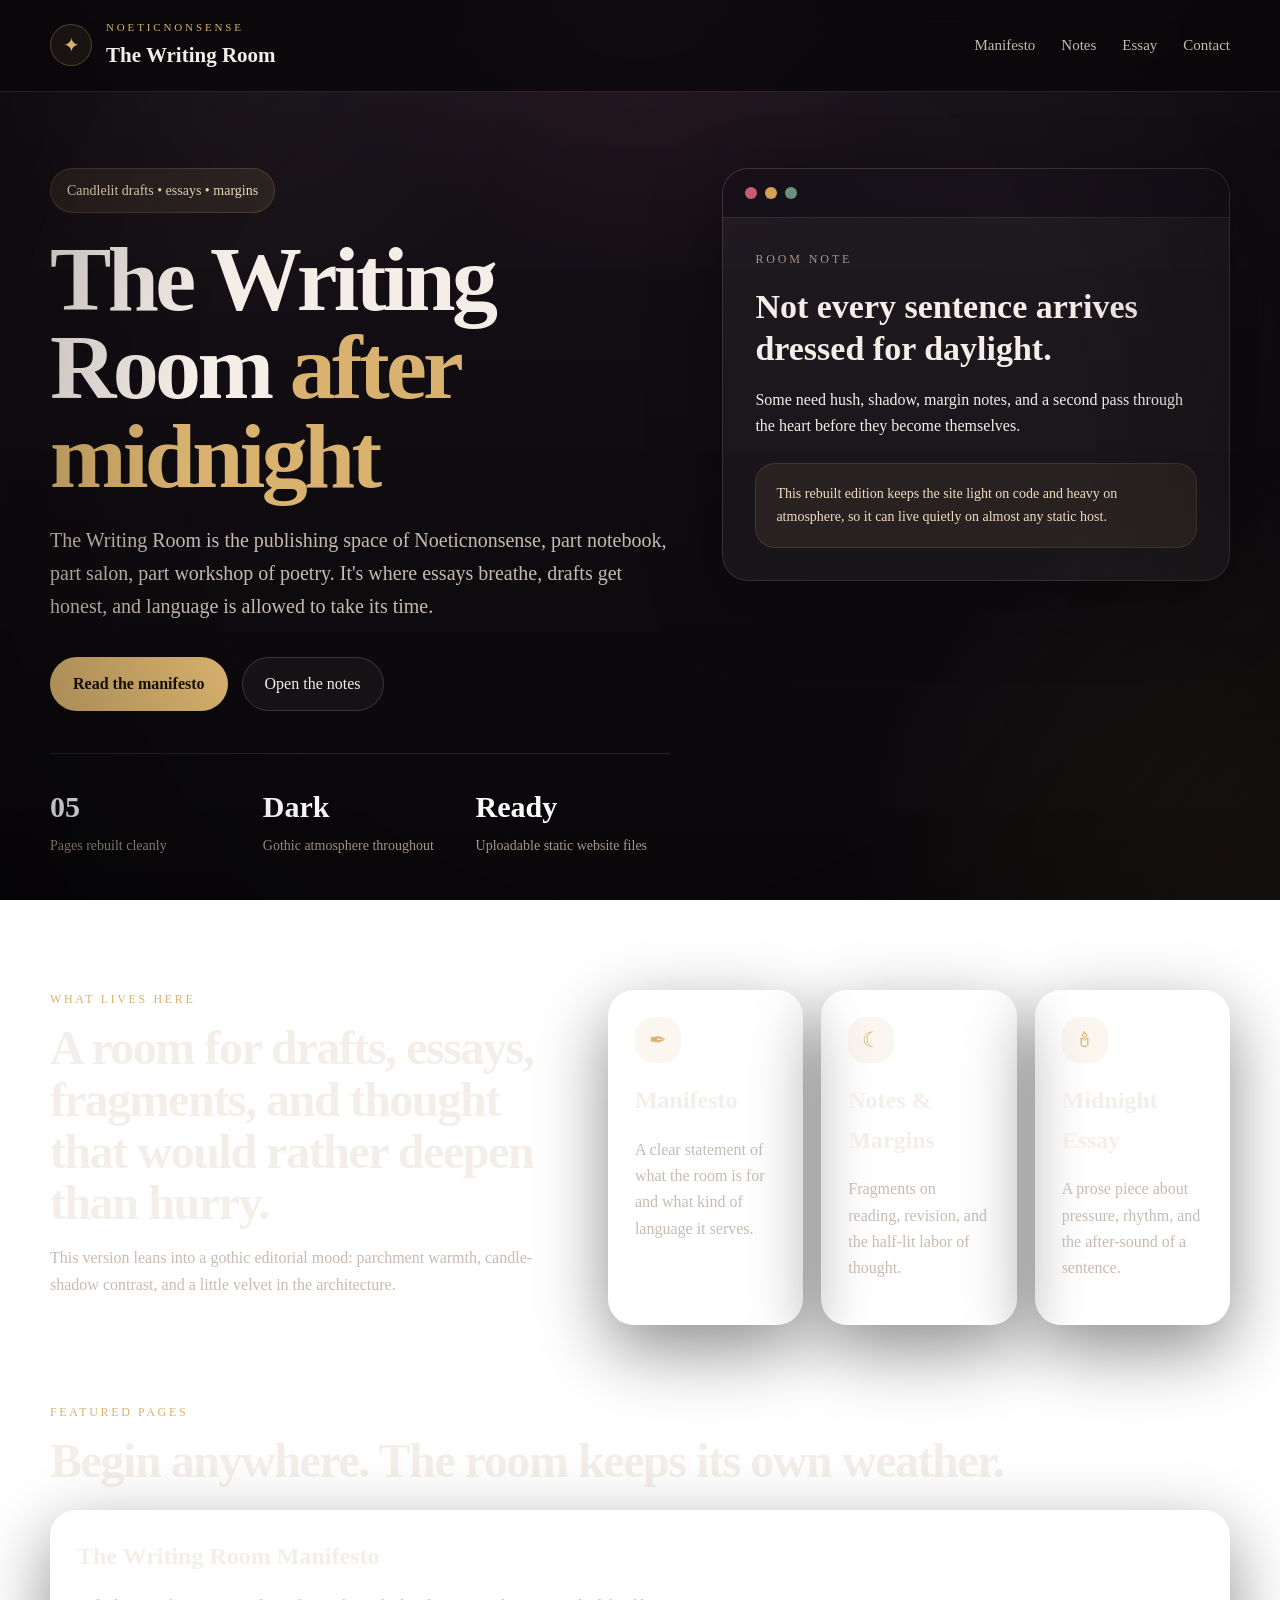
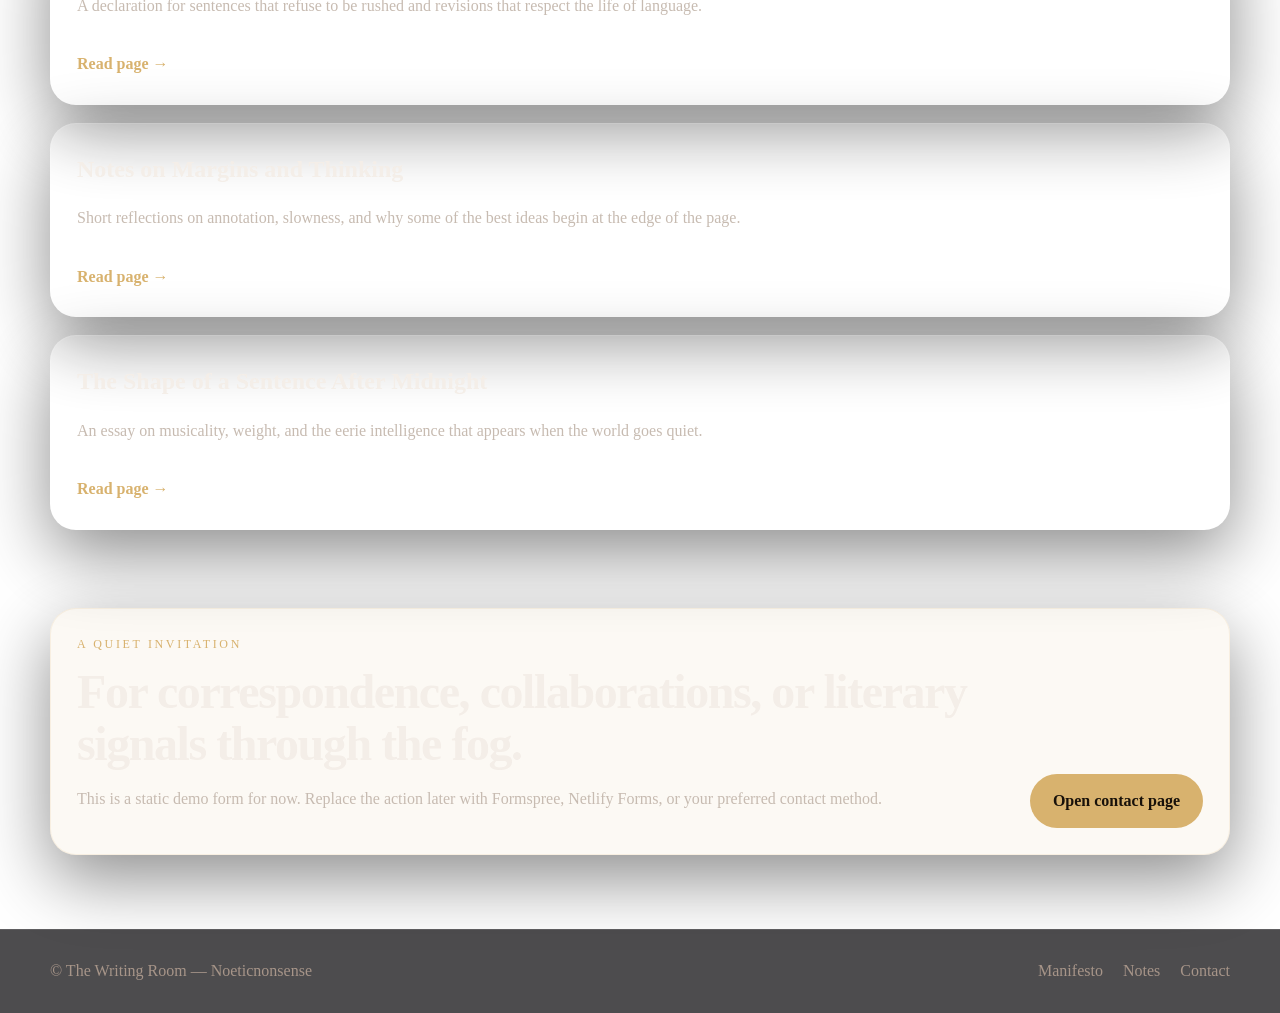
<file: index.html>
<!DOCTYPE html>
<html lang="en">
<head>
  <meta charset="UTF-8" />
  <meta name="viewport" content="width=device-width, initial-scale=1.0" />
  <title>The Writing Room — Noeticnonsense</title>
  <meta name="description" content="The Writing Room is the publishing space of Noeticnonsense: essays, drafts, notes, and midnight language in a dark gothic setting." />
  <link rel="stylesheet" href="styles.css" />
</head>
<body>
  <header class="site-header">
    <div class="container header-inner">
      <a class="brand-mark" href="index.html">
        <div class="brand-seal">✦</div>
        <div>
          <p class="eyebrow">Noeticnonsense</p>
          <h1 class="brand">The Writing Room</h1>
        </div>
      </a>
      <nav>
        <a href="manifesto.html">Manifesto</a>
        <a href="notes-margins-thinking.html">Notes</a>
        <a href="the-shape-of-a-sentence-after-midnight.html">Essay</a>
        <a href="contact.html">Contact</a>
      </nav>
    </div>
  </header>

  <main class="container">
    <section class="hero">
      <div>
        <div class="hero-badge">Candlelit drafts • essays • margins</div>
        <h2>The Writing Room <span>after midnight</span></h2>
        <p class="lead">The Writing Room is the publishing space of Noeticnonsense, part notebook, part salon, part workshop of poetry. It's where essays breathe, drafts get honest, and language is allowed to take its time.</p>
        <div class="hero-actions">
          <a class="button button-primary" href="manifesto.html">Read the manifesto</a>
          <a class="button button-secondary" href="notes-margins-thinking.html">Open the notes</a>
        </div>
        <div class="stats">
          <div class="stat">
            <strong>05</strong>
            <span>Pages rebuilt cleanly</span>
          </div>
          <div class="stat">
            <strong>Dark</strong>
            <span>Gothic atmosphere throughout</span>
          </div>
          <div class="stat">
            <strong>Ready</strong>
            <span>Uploadable static website files</span>
          </div>
        </div>
      </div>

      <aside class="card hero-card">
        <div class="card-top">
          <div class="dots">
            <span class="dot red"></span>
            <span class="dot yellow"></span>
            <span class="dot green"></span>
          </div>
        </div>
        <div class="card-body">
          <p class="label">Room note</p>
          <h3>Not every sentence arrives dressed for daylight.</h3>
          <p>Some need hush, shadow, margin notes, and a second pass through the heart before they become themselves.</p>
          <div class="highlight">This rebuilt edition keeps the site light on code and heavy on atmosphere, so it can live quietly on almost any static host.</div>
        </div>
      </aside>
    </section>

    <section class="block split">
      <div>
        <p class="category">What lives here</p>
        <h3 class="section-title">A room for drafts, essays, fragments, and thought that would rather deepen than hurry.</h3>
        <p class="section-copy">This version leans into a gothic editorial mood: parchment warmth, candle-shadow contrast, and a little velvet in the architecture.</p>
      </div>
      <div class="grid-3">
        <article class="feature-card">
          <div class="icon">✒</div>
          <h4>Manifesto</h4>
          <p>A clear statement of what the room is for and what kind of language it serves.</p>
        </article>
        <article class="feature-card">
          <div class="icon">☾</div>
          <h4>Notes & Margins</h4>
          <p>Fragments on reading, revision, and the half-lit labor of thought.</p>
        </article>
        <article class="feature-card">
          <div class="icon">🕯</div>
          <h4>Midnight Essay</h4>
          <p>A prose piece about pressure, rhythm, and the after-sound of a sentence.</p>
        </article>
      </div>
    </section>

    <section class="block">
      <div class="row-head">
        <div>
          <p class="category">Featured pages</p>
          <h3 class="section-title">Begin anywhere. The room keeps its own weather.</h3>
        </div>
      </div>
      <div class="stack">
        <article class="post-card">
          <h4>The Writing Room Manifesto</h4>
          <p>A declaration for sentences that refuse to be rushed and revisions that respect the life of language.</p>
          <a class="post-link" href="manifesto.html">Read page →</a>
        </article>
        <article class="post-card">
          <h4>Notes on Margins and Thinking</h4>
          <p>Short reflections on annotation, slowness, and why some of the best ideas begin at the edge of the page.</p>
          <a class="post-link" href="notes-margins-thinking.html">Read page →</a>
        </article>
        <article class="post-card">
          <h4>The Shape of a Sentence After Midnight</h4>
          <p>An essay on musicality, weight, and the eerie intelligence that appears when the world goes quiet.</p>
          <a class="post-link" href="the-shape-of-a-sentence-after-midnight.html">Read page →</a>
        </article>
      </div>
    </section>

    <section class="block">
      <div class="subscribe">
        <div>
          <p class="category">A quiet invitation</p>
          <h3 class="section-title">For correspondence, collaborations, or literary signals through the fog.</h3>
          <p class="tiny">This is a static demo form for now. Replace the action later with Formspree, Netlify Forms, or your preferred contact method.</p>
        </div>
        <div>
          <a class="button button-primary" href="contact.html">Open contact page</a>
        </div>
      </div>
    </section>
  </main>

  <footer>
    <div class="container footer-inner">
      <div>© The Writing Room — Noeticnonsense</div>
      <div class="footer-links">
        <a href="manifesto.html">Manifesto</a>
        <a href="notes-margins-thinking.html">Notes</a>
        <a href="contact.html">Contact</a>
      </div>
    </div>
  </footer>
</body>
</html>
</file>
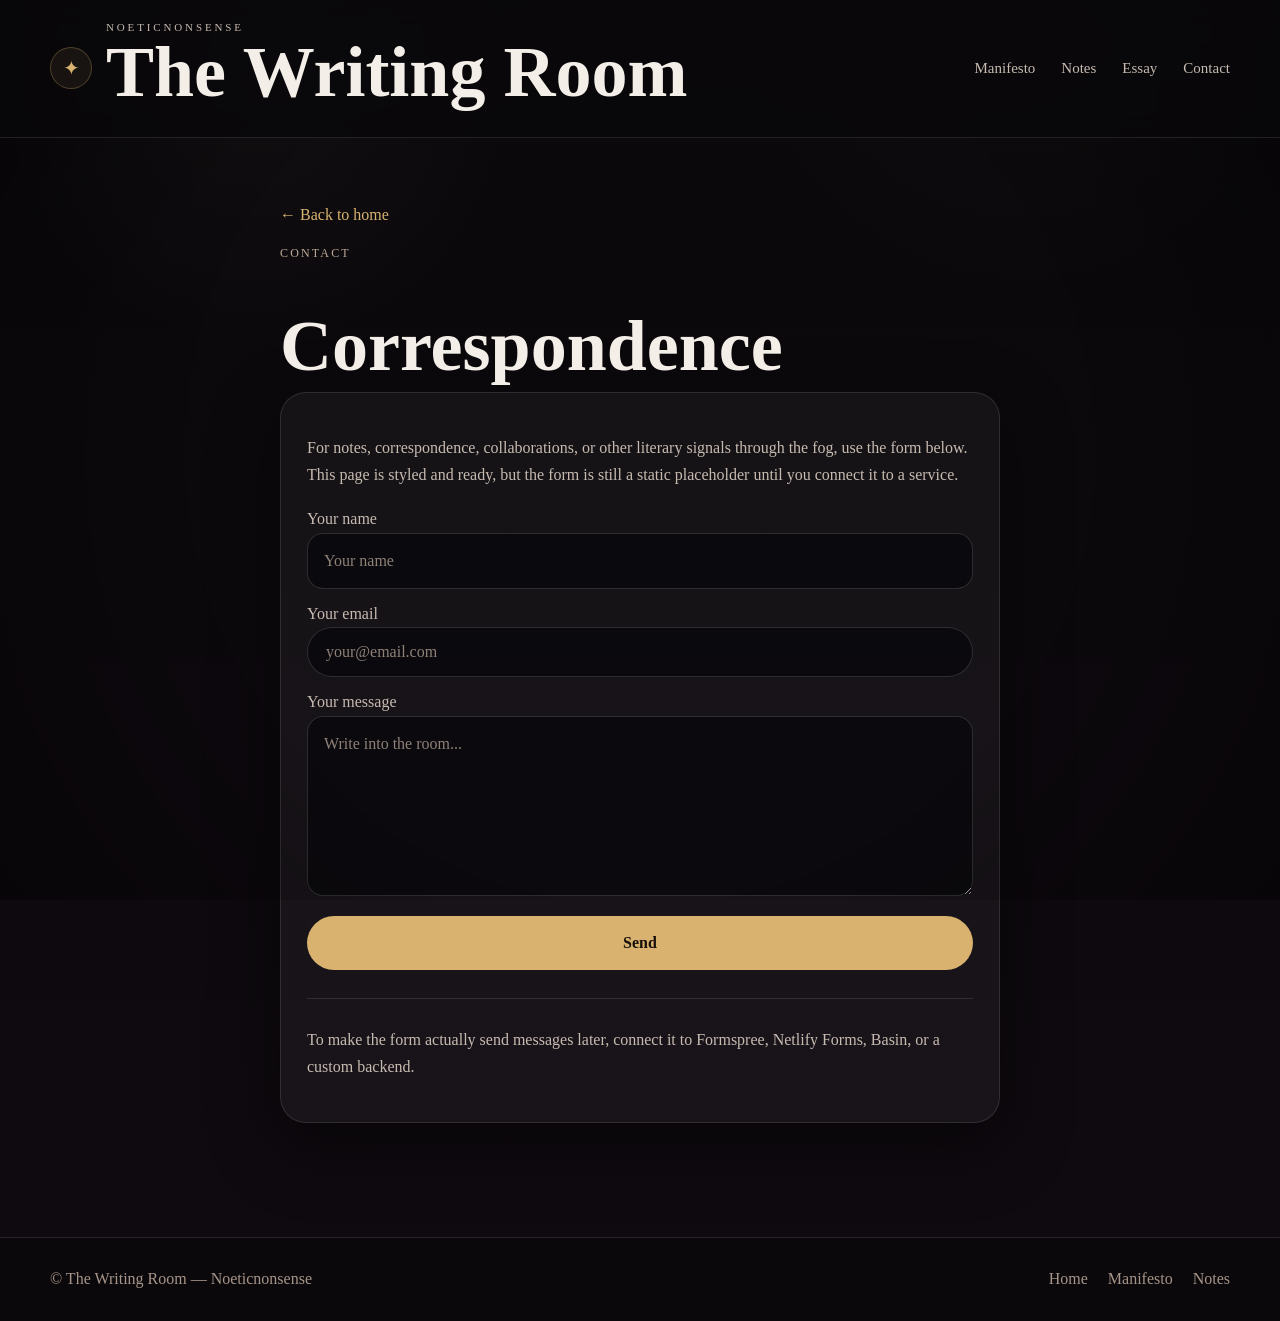
<file: contact.html>
<!DOCTYPE html>
<html lang="en">
<head>
  <meta charset="UTF-8" />
  <meta name="viewport" content="width=device-width, initial-scale=1.0" />
  <title>Contact — The Writing Room</title>
  <link rel="stylesheet" href="styles.css" />
</head>
<body class="prose-page">
  <header class="site-header">
    <div class="container header-inner">
      <a class="brand-mark" href="index.html">
        <div class="brand-seal">✦</div>
        <div>
          <p class="eyebrow">Noeticnonsense</p>
          <h1 class="brand">The Writing Room</h1>
        </div>
      </a>
      <nav>
        <a href="manifesto.html">Manifesto</a>
        <a href="notes-margins-thinking.html">Notes</a>
        <a href="the-shape-of-a-sentence-after-midnight.html">Essay</a>
        <a href="contact.html">Contact</a>
      </nav>
    </div>
  </header>
  <main>
    <div class="wrap narrow">
      <p><a class="back-link" href="index.html">← Back to home</a></p>
      <p class="meta">Contact</p>
      <h1>Correspondence</h1>
      <div class="contact-box">
        <p>For notes, correspondence, collaborations, or other literary signals through the fog, use the form below. This page is styled and ready, but the form is still a static placeholder until you connect it to a service.</p>
        <form>
          <div class="form-grid">
            <label>
              Your name
              <input type="text" placeholder="Your name" />
            </label>
            <label>
              Your email
              <input type="email" placeholder="your@email.com" />
            </label>
            <label>
              Your message
              <textarea placeholder="Write into the room..."></textarea>
            </label>
            <button type="submit" class="button button-primary">Send</button>
          </div>
        </form>
        <hr class="rule" />
        <p class="tiny">To make the form actually send messages later, connect it to Formspree, Netlify Forms, Basin, or a custom backend.</p>
      </div>
    </div>
  </main>
  <footer>
    <div class="container footer-inner">
      <div>© The Writing Room — Noeticnonsense</div>
      <div class="footer-links">
        <a href="index.html">Home</a>
        <a href="manifesto.html">Manifesto</a>
        <a href="notes-margins-thinking.html">Notes</a>
      </div>
    </div>
  </footer>
</body>
</html>
</file>
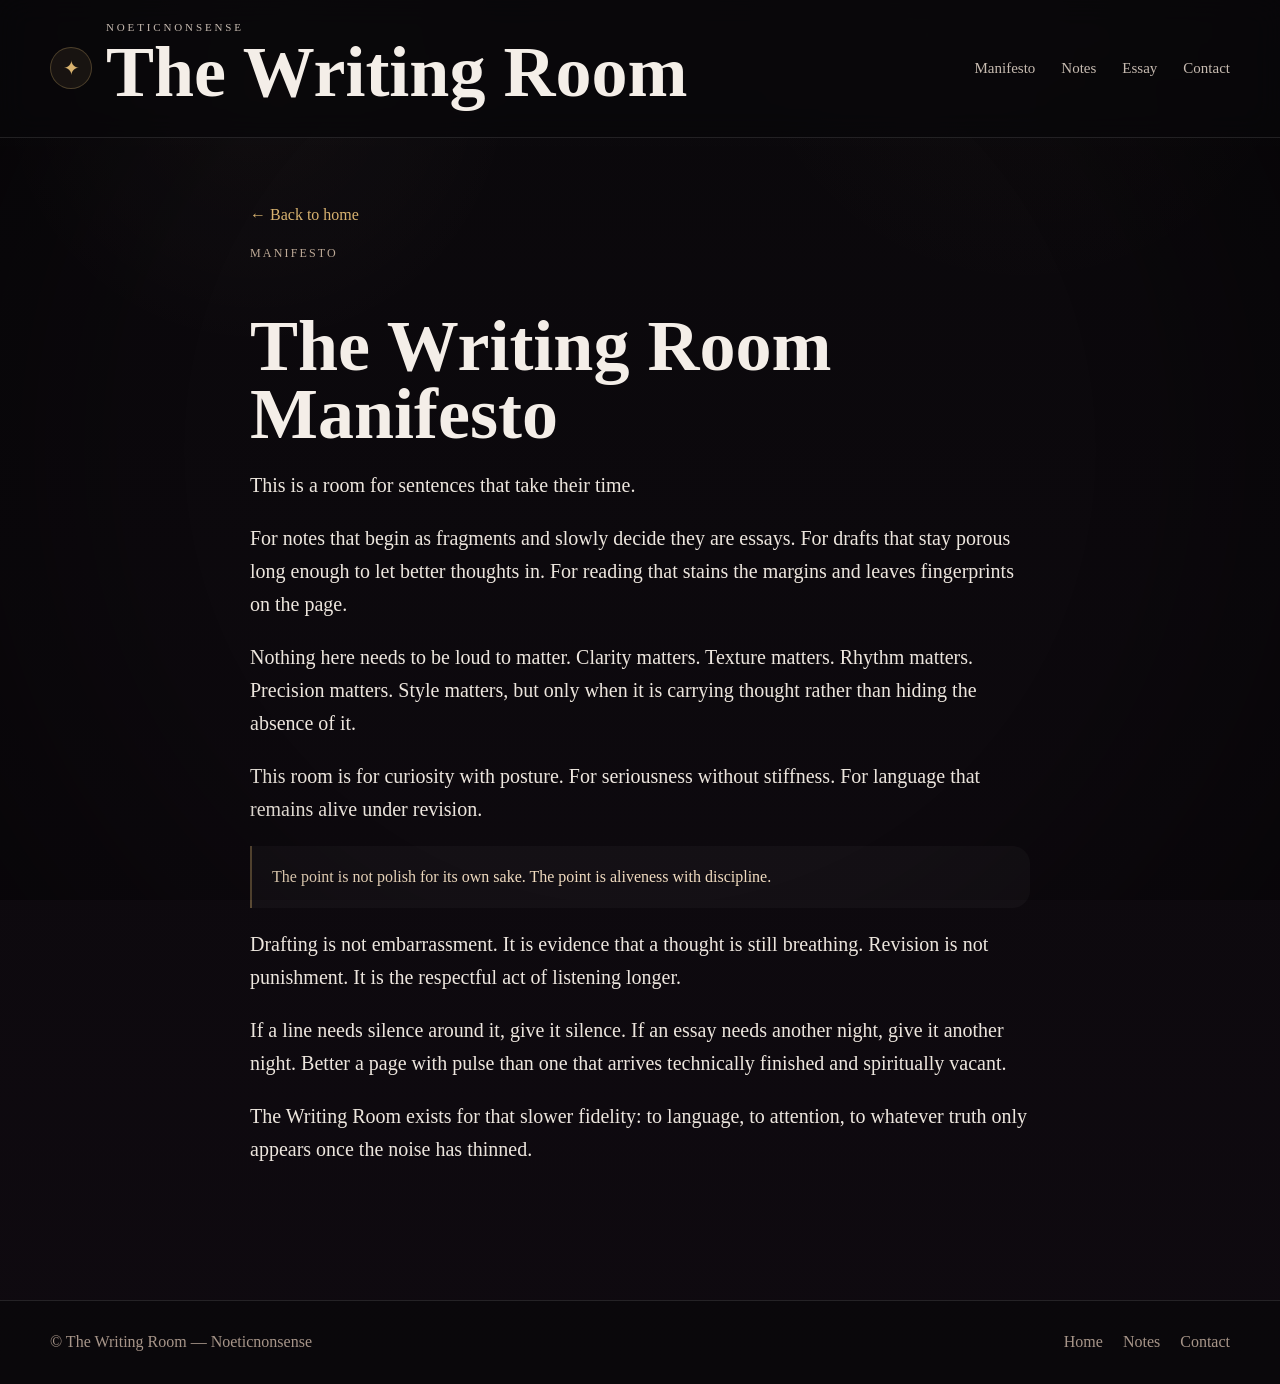
<file: manifesto.html>
<!DOCTYPE html>
<html lang="en">
<head>
  <meta charset="UTF-8" />
  <meta name="viewport" content="width=device-width, initial-scale=1.0" />
  <title>The Writing Room Manifesto</title>
  <link rel="stylesheet" href="styles.css" />
</head>
<body class="prose-page">
  <header class="site-header">
    <div class="container header-inner">
      <a class="brand-mark" href="index.html">
        <div class="brand-seal">✦</div>
        <div>
          <p class="eyebrow">Noeticnonsense</p>
          <h1 class="brand">The Writing Room</h1>
        </div>
      </a>
      <nav>
        <a href="manifesto.html">Manifesto</a>
        <a href="notes-margins-thinking.html">Notes</a>
        <a href="the-shape-of-a-sentence-after-midnight.html">Essay</a>
        <a href="contact.html">Contact</a>
      </nav>
    </div>
  </header>
  <main>
    <div class="wrap">
      <p><a class="back-link" href="index.html">← Back to home</a></p>
      <p class="meta">Manifesto</p>
      <h1>The Writing Room Manifesto</h1>
      <article>
        <p>This is a room for sentences that take their time.</p>
        <p>For notes that begin as fragments and slowly decide they are essays. For drafts that stay porous long enough to let better thoughts in. For reading that stains the margins and leaves fingerprints on the page.</p>
        <p>Nothing here needs to be loud to matter. Clarity matters. Texture matters. Rhythm matters. Precision matters. Style matters, but only when it is carrying thought rather than hiding the absence of it.</p>
        <p>This room is for curiosity with posture. For seriousness without stiffness. For language that remains alive under revision.</p>
        <div class="quote-block">The point is not polish for its own sake. The point is aliveness with discipline.</div>
        <p>Drafting is not embarrassment. It is evidence that a thought is still breathing. Revision is not punishment. It is the respectful act of listening longer.</p>
        <p>If a line needs silence around it, give it silence. If an essay needs another night, give it another night. Better a page with pulse than one that arrives technically finished and spiritually vacant.</p>
        <p>The Writing Room exists for that slower fidelity: to language, to attention, to whatever truth only appears once the noise has thinned.</p>
      </article>
    </div>
  </main>
  <footer>
    <div class="container footer-inner">
      <div>© The Writing Room — Noeticnonsense</div>
      <div class="footer-links">
        <a href="index.html">Home</a>
        <a href="notes-margins-thinking.html">Notes</a>
        <a href="contact.html">Contact</a>
      </div>
    </div>
  </footer>
</body>
</html>
</file>
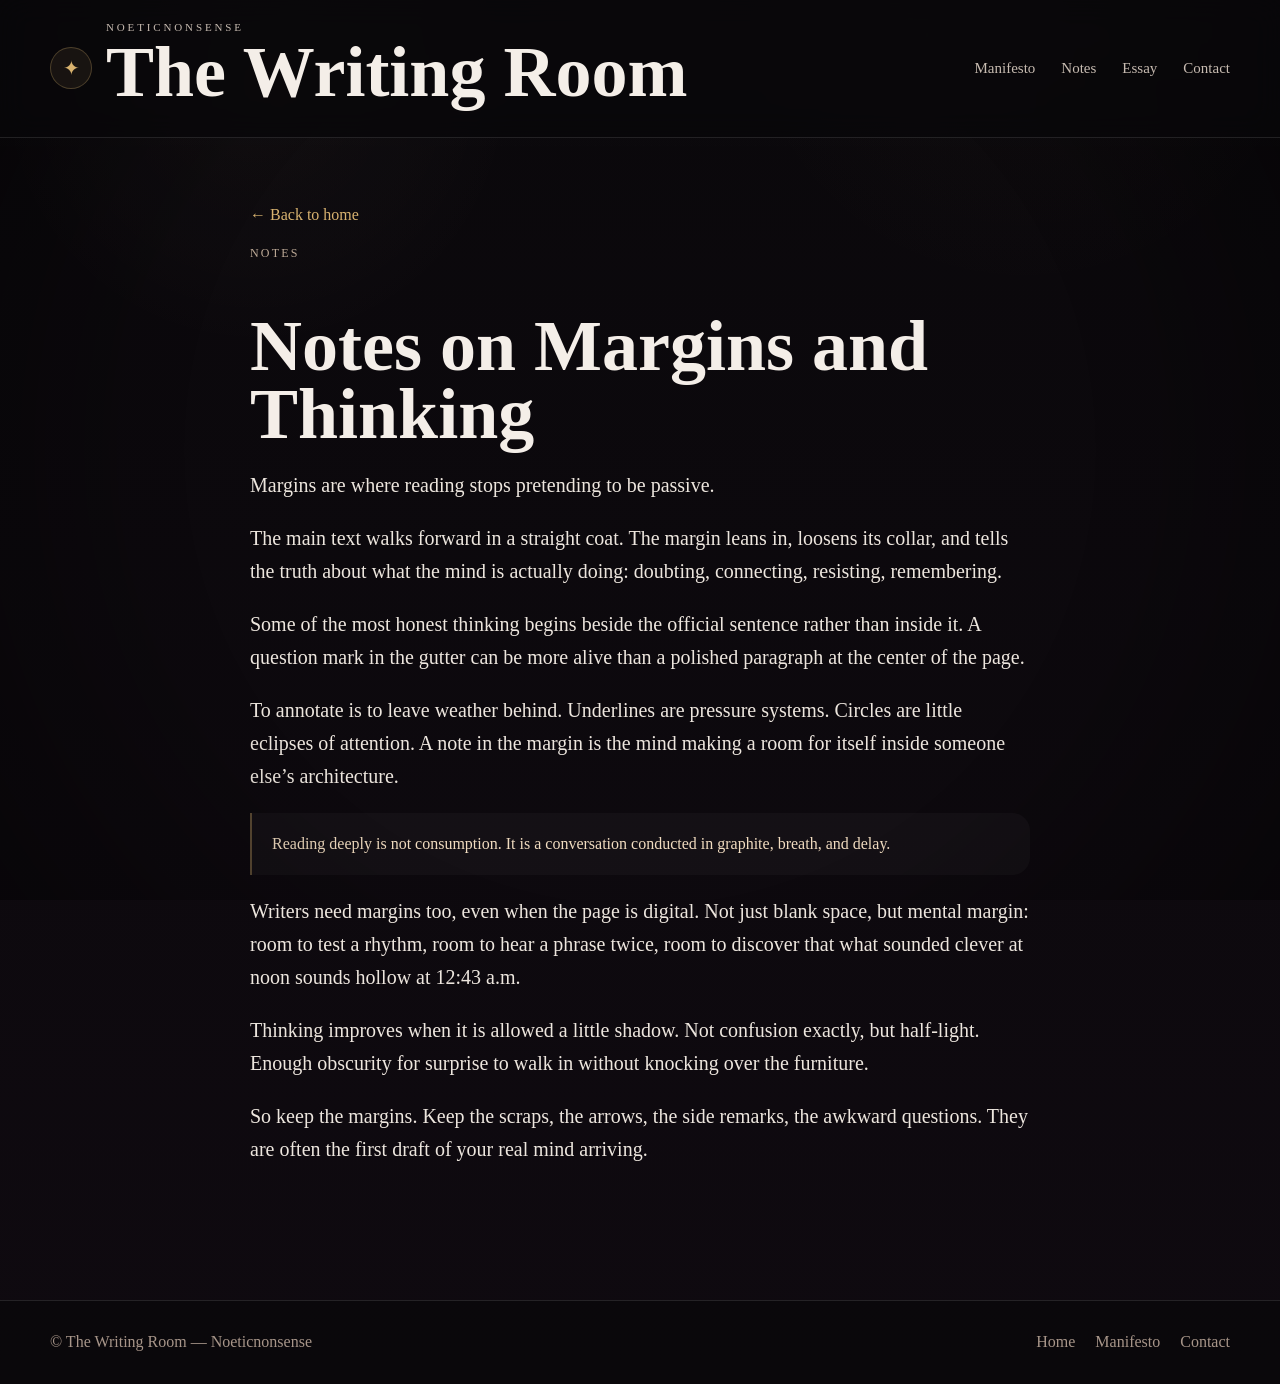
<file: notes-margins-thinking.html>
<!DOCTYPE html>
<html lang="en">
<head>
  <meta charset="UTF-8" />
  <meta name="viewport" content="width=device-width, initial-scale=1.0" />
  <title>Notes on Margins and Thinking</title>
  <link rel="stylesheet" href="styles.css" />
</head>
<body class="prose-page">
  <header class="site-header">
    <div class="container header-inner">
      <a class="brand-mark" href="index.html">
        <div class="brand-seal">✦</div>
        <div>
          <p class="eyebrow">Noeticnonsense</p>
          <h1 class="brand">The Writing Room</h1>
        </div>
      </a>
      <nav>
        <a href="manifesto.html">Manifesto</a>
        <a href="notes-margins-thinking.html">Notes</a>
        <a href="the-shape-of-a-sentence-after-midnight.html">Essay</a>
        <a href="contact.html">Contact</a>
      </nav>
    </div>
  </header>
  <main>
    <div class="wrap">
      <p><a class="back-link" href="index.html">← Back to home</a></p>
      <p class="meta">Notes</p>
      <h1>Notes on Margins and Thinking</h1>
      <article>
        <p>Margins are where reading stops pretending to be passive.</p>
        <p>The main text walks forward in a straight coat. The margin leans in, loosens its collar, and tells the truth about what the mind is actually doing: doubting, connecting, resisting, remembering.</p>
        <p>Some of the most honest thinking begins beside the official sentence rather than inside it. A question mark in the gutter can be more alive than a polished paragraph at the center of the page.</p>
        <p>To annotate is to leave weather behind. Underlines are pressure systems. Circles are little eclipses of attention. A note in the margin is the mind making a room for itself inside someone else’s architecture.</p>
        <div class="quote-block">Reading deeply is not consumption. It is a conversation conducted in graphite, breath, and delay.</div>
        <p>Writers need margins too, even when the page is digital. Not just blank space, but mental margin: room to test a rhythm, room to hear a phrase twice, room to discover that what sounded clever at noon sounds hollow at 12:43 a.m.</p>
        <p>Thinking improves when it is allowed a little shadow. Not confusion exactly, but half-light. Enough obscurity for surprise to walk in without knocking over the furniture.</p>
        <p>So keep the margins. Keep the scraps, the arrows, the side remarks, the awkward questions. They are often the first draft of your real mind arriving.</p>
      </article>
    </div>
  </main>
  <footer>
    <div class="container footer-inner">
      <div>© The Writing Room — Noeticnonsense</div>
      <div class="footer-links">
        <a href="index.html">Home</a>
        <a href="manifesto.html">Manifesto</a>
        <a href="contact.html">Contact</a>
      </div>
    </div>
  </footer>
</body>
</html>
</file>
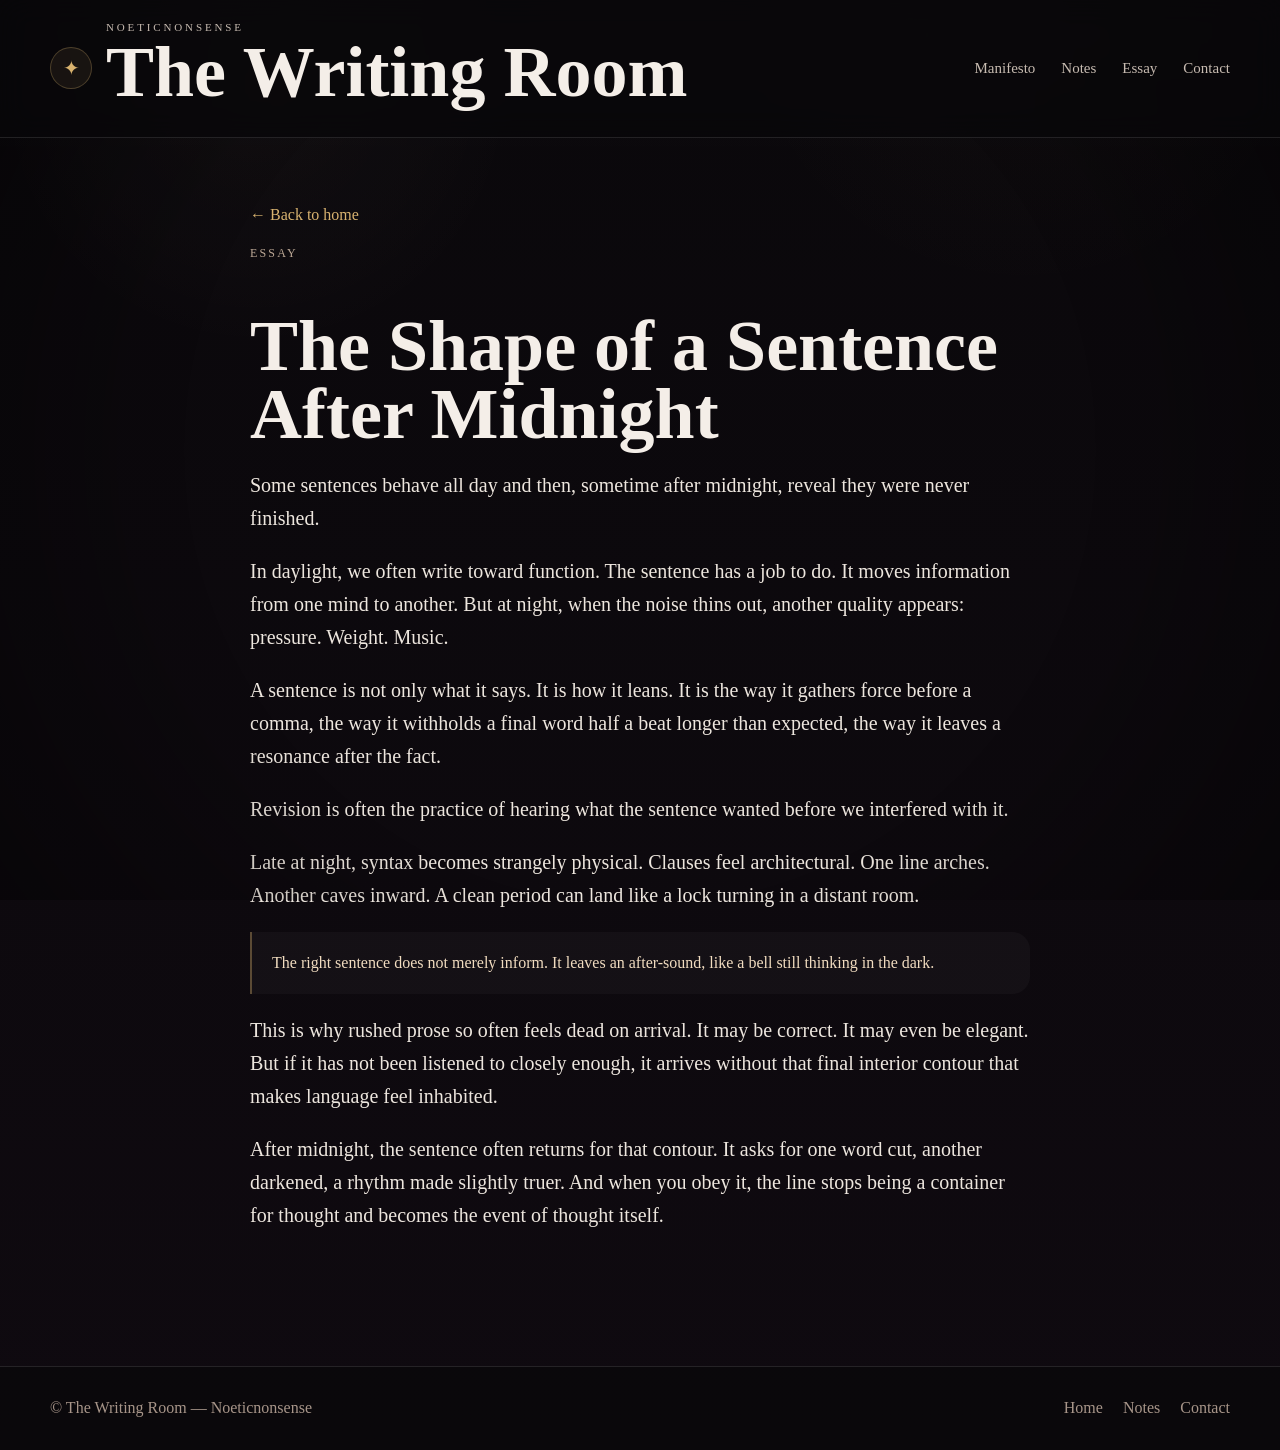
<file: the shape of a sentence after midnight.html>
<!DOCTYPE html>
<html lang="en">
<head>
  <meta charset="UTF-8" />
  <meta name="viewport" content="width=device-width, initial-scale=1.0" />
  <title>The Shape of a Sentence After Midnight</title>
  <link rel="stylesheet" href="styles.css" />
</head>
<body class="prose-page">
  <header class="site-header">
    <div class="container header-inner">
      <a class="brand-mark" href="index.html">
        <div class="brand-seal">✦</div>
        <div>
          <p class="eyebrow">Noeticnonsense</p>
          <h1 class="brand">The Writing Room</h1>
        </div>
      </a>
      <nav>
        <a href="manifesto.html">Manifesto</a>
        <a href="notes-margins-thinking.html">Notes</a>
        <a href="the-shape-of-a-sentence-after-midnight.html">Essay</a>
        <a href="contact.html">Contact</a>
      </nav>
    </div>
  </header>
  <main>
    <div class="wrap">
      <p><a class="back-link" href="index.html">← Back to home</a></p>
      <p class="meta">Essay</p>
      <h1>The Shape of a Sentence After Midnight</h1>
      <article>
        <p>Some sentences behave all day and then, sometime after midnight, reveal they were never finished.</p>
        <p>In daylight, we often write toward function. The sentence has a job to do. It moves information from one mind to another. But at night, when the noise thins out, another quality appears: pressure. Weight. Music.</p>
        <p>A sentence is not only what it says. It is how it leans. It is the way it gathers force before a comma, the way it withholds a final word half a beat longer than expected, the way it leaves a resonance after the fact.</p>
        <p>Revision is often the practice of hearing what the sentence wanted before we interfered with it.</p>
        <p>Late at night, syntax becomes strangely physical. Clauses feel architectural. One line arches. Another caves inward. A clean period can land like a lock turning in a distant room.</p>
        <div class="quote-block">The right sentence does not merely inform. It leaves an after-sound, like a bell still thinking in the dark.</div>
        <p>This is why rushed prose so often feels dead on arrival. It may be correct. It may even be elegant. But if it has not been listened to closely enough, it arrives without that final interior contour that makes language feel inhabited.</p>
        <p>After midnight, the sentence often returns for that contour. It asks for one word cut, another darkened, a rhythm made slightly truer. And when you obey it, the line stops being a container for thought and becomes the event of thought itself.</p>
      </article>
    </div>
  </main>
  <footer>
    <div class="container footer-inner">
      <div>© The Writing Room — Noeticnonsense</div>
      <div class="footer-links">
        <a href="index.html">Home</a>
        <a href="notes-margins-thinking.html">Notes</a>
        <a href="contact.html">Contact</a>
      </div>
    </div>
  </footer>
</body>
</html>
</file>
<file: styles.css>
:root {
  --bg: #09070a;
  --bg-2: #120d14;
  --panel: rgba(255,255,255,0.045);
  --panel-strong: rgba(20,14,22,0.82);
  --text: #f4eee8;
  --muted: #c7bbb1;
  --soft: #a79589;
  --line: rgba(255,255,255,0.11);
  --accent: #d8b26e;
  --accent-2: #f1dcc0;
  --wine: #6e2b43;
  --shadow: 0 24px 70px rgba(0,0,0,0.45);
  --radius: 26px;
  --max: 1180px;
}
* { box-sizing: border-box; }
html { scroll-behavior: smooth; }
body {
  margin: 0;
  color: var(--text);
  background:
    radial-gradient(circle at top, rgba(110,43,67,0.22), transparent 26%),
    radial-gradient(circle at right bottom, rgba(216,178,110,0.10), transparent 28%),
    linear-gradient(180deg, rgba(18,13,20,0.98), rgba(9,7,10,1));
  background-attachment: fixed;
  position: relative;
  font-family: Georgia, "Times New Roman", serif;
  line-height: 1.65;
}
a { color: inherit; text-decoration: none; }
img { max-width: 100%; display: block; }
.container { width: min(var(--max), calc(100% - 40px)); margin: 0 auto; }
.wrap { width: min(780px, calc(100% - 32px)); margin: 0 auto; padding: 48px 0 84px; }
.wrap.narrow { width: min(720px, calc(100% - 32px)); }
.site-header {
  position: sticky;
  top: 0;
  z-index: 30;
  backdrop-filter: blur(14px);
  background: rgba(9,7,10,0.76);
  border-bottom: 1px solid var(--line);
}
.header-inner {
  display: flex;
  align-items: center;
  justify-content: space-between;
  gap: 20px;
  padding: 18px 0;
}
.brand-mark {
  display: flex;
  gap: 14px;
  align-items: center;
}
.brand-seal {
  width: 42px;
  height: 42px;
  border-radius: 50%;
  display: grid;
  place-items: center;
  border: 1px solid rgba(216,178,110,0.28);
  color: var(--accent);
  background: rgba(216,178,110,0.08);
  font-size: 20px;
}
.eyebrow {
  margin: 0 0 2px;
  color: var(--accent);
  text-transform: uppercase;
  letter-spacing: 0.26em;
  font-size: 11px;
}
.brand {
  margin: 0;
  font-size: 21px;
  font-weight: 600;
}
nav {
  display: flex;
  gap: 26px;
  color: var(--muted);
  font-size: 15px;
}
nav a:hover,
.footer-links a:hover,
.post-link:hover,
.back-link:hover { color: #fff; }
.hero {
  display: grid;
  grid-template-columns: 1.1fr 0.9fr;
  gap: 52px;
  align-items: start;
  padding: 76px 0 98px;
}
.hero-badge {
  display: inline-flex;
  align-items: center;
  gap: 10px;
  padding: 10px 16px;
  border-radius: 999px;
  background: rgba(216,178,110,0.10);
  border: 1px solid rgba(216,178,110,0.18);
  color: var(--accent-2);
  font-size: 14px;
}
.hero h2 {
  margin: 22px 0 0;
  font-size: clamp(50px, 8vw, 92px);
  line-height: 0.96;
  letter-spacing: -0.04em;
}
.hero h2 span { color: var(--accent); }
.lead {
  margin: 24px 0 0;
  max-width: 760px;
  font-size: 20px;
  color: var(--muted);
}
.hero-actions {
  display: flex;
  flex-wrap: wrap;
  gap: 14px;
  margin-top: 34px;
}
.stats {
  display: grid;
  grid-template-columns: repeat(3, 1fr);
  gap: 18px;
  margin-top: 42px;
  padding-top: 28px;
  border-top: 1px solid var(--line);
}
.stat strong {
  display: block;
  font-size: 30px;
  color: #fff;
}
.stat span { color: var(--soft); font-size: 14px; }
.card,
.feature-card,
.content-card,
.post-card,
.subscribe,
.contact-box {
  background: var(--panel);
  border: 1px solid var(--line);
  border-radius: var(--radius);
  box-shadow: var(--shadow);
}
.hero-card { overflow: hidden; }
.card-top {
  padding: 18px 22px;
  border-bottom: 1px solid var(--line);
  background: var(--panel-strong);
}
.dots { display: flex; gap: 8px; }
.dot { width: 12px; height: 12px; border-radius: 50%; }
.dot.red { background: #c45c76; }
.dot.yellow { background: #d3a254; }
.dot.green { background: #6e907a; }
.card-body { padding: 32px; }
.label {
  margin: 0 0 16px;
  color: var(--soft);
  text-transform: uppercase;
  letter-spacing: 0.24em;
  font-size: 12px;
}
.card-body h3 {
  margin: 0;
  font-size: 34px;
  line-height: 1.25;
}
.highlight {
  margin-top: 24px;
  padding: 18px 20px;
  border-radius: 20px;
  background: rgba(216,178,110,0.08);
  border: 1px solid rgba(216,178,110,0.14);
  color: var(--accent-2);
  font-size: 14px;
}
.button,
button,
input,
textarea { font: inherit; }
.button {
  display: inline-flex;
  align-items: center;
  justify-content: center;
  gap: 10px;
  padding: 13px 22px;
  border-radius: 999px;
  border: 1px solid transparent;
  transition: 0.2s ease;
  cursor: pointer;
}
.button-primary {
  background: var(--accent);
  color: #18110a;
  font-weight: 600;
}
.button-primary:hover { background: var(--accent-2); }
.button-secondary {
  background: rgba(255,255,255,0.04);
  border-color: rgba(255,255,255,0.14);
  color: var(--text);
}
.button-secondary:hover { background: rgba(255,255,255,0.08); }
section.block { padding: 34px 0 44px; }
.split {
  display: grid;
  grid-template-columns: 0.92fr 1.08fr;
  gap: 28px;
  align-items: start;
}
.stack,
.grid-3 { display: grid; gap: 18px; }
.grid-3 { grid-template-columns: repeat(3, 1fr); }
.section-title {
  margin: 10px 0 0;
  font-size: clamp(32px, 4vw, 48px);
  line-height: 1.08;
  letter-spacing: -0.03em;
}
.section-copy,
.feature-card p,
.content-card p,
.post-card p,
.tiny,
.prose-page p,
.contact-box p,
label { color: var(--muted); }
.feature-card,
.content-card,
.post-card,
.subscribe,
.contact-box { padding: 26px; }
.feature-card h4,
.content-card h4,
.post-card h4 { margin: 0; font-size: 24px; }
.icon {
  width: 46px;
  height: 46px;
  border-radius: 18px;
  display: inline-grid;
  place-items: center;
  margin-bottom: 18px;
  background: rgba(216,178,110,0.1);
  color: var(--accent);
  font-size: 21px;
}
.row-head {
  display: flex;
  justify-content: space-between;
  gap: 18px;
  align-items: end;
  margin-bottom: 24px;
}
.category {
  margin: 0 0 12px;
  text-transform: uppercase;
  letter-spacing: 0.22em;
  font-size: 12px;
  color: var(--accent);
}
.post-link {
  display: inline-flex;
  align-items: center;
  gap: 8px;
  margin-top: 16px;
  color: var(--accent);
  font-weight: 600;
}
.subscribe {
  display: grid;
  grid-template-columns: 1fr auto;
  gap: 28px;
  align-items: end;
  background: rgba(216,178,110,0.08);
  border-color: rgba(216,178,110,0.14);
}
.subscribe-row,
.form-grid {
  display: grid;
  gap: 12px;
}
.subscribe-row { grid-template-columns: 1fr auto; }
.form-grid { margin-top: 18px; }
input[type="email"],
input[type="text"],
textarea {
  width: 100%;
  padding: 14px 16px;
  border-radius: 16px;
  border: 1px solid rgba(255,255,255,0.14);
  background: rgba(8,7,10,0.74);
  color: var(--text);
  outline: none;
}
input[type="email"] { height: 50px; border-radius: 999px; padding: 0 18px; }
textarea { min-height: 180px; resize: vertical; }
input::placeholder,
textarea::placeholder { color: #8e8178; }
.back-link { color: var(--accent); }
footer {
  margin-top: 30px;
  border-top: 1px solid var(--line);
  background: rgba(9,7,10,0.72);
}
.footer-inner {
  display: flex;
  justify-content: space-between;
  gap: 18px;
  padding: 28px 0;
  color: var(--soft);
}
.footer-links { display: flex; gap: 20px; }
.prose-page { background: linear-gradient(180deg, #0a080b, #0f0a10); }
.prose-page h1 {
  font-size: clamp(40px, 7vw, 72px);
  line-height: 0.95;
  margin-bottom: 12px;
}
.prose-page .meta {
  color: #bda996;
  text-transform: uppercase;
  letter-spacing: 0.18em;
  font-size: 12px;
}
.prose-page article p {
  font-size: 20px;
  color: #ede6de;
}
.quote-block {
  padding: 18px 20px;
  border-left: 2px solid rgba(216,178,110,0.36);
  background: rgba(255,255,255,0.03);
  border-radius: 0 18px 18px 0;
  color: var(--accent-2);
}
hr.rule {
  border: 0;
  border-top: 1px solid var(--line);
  margin: 28px 0;
}
@media (max-width: 980px) {
  nav { display: none; }
  .hero,
  .split,
  .subscribe,
  .grid-3,
  .footer-inner { grid-template-columns: 1fr; }
  .footer-inner { display: grid; }
  .row-head,
  .subscribe-row { display: grid; }
  .hero { padding-top: 44px; }
}
@media (max-width: 720px) {
  .container { width: min(var(--max), calc(100% - 24px)); }
  .hero h2 { font-size: 48px; }
  .stats { grid-template-columns: 1fr; }
  .card-body,
  .feature-card,
  .content-card,
  .post-card,
  .subscribe,
  .contact-box { padding: 22px; }
  .button,
  .subscribe-row .button { width: 100%; }
  .subscribe-row { grid-template-columns: 1fr; }
}


body::before {
  content: '';
  position: fixed;
  inset: 0;
  pointer-events: none;
  background:
    linear-gradient(rgba(255,255,255,0.018), rgba(255,255,255,0.0) 18%),
    radial-gradient(circle at 20% 10%, rgba(255,223,186,0.035), transparent 20%),
    radial-gradient(circle at 80% 0%, rgba(216,178,110,0.025), transparent 22%);
  mix-blend-mode: screen;
  opacity: 0.75;
}

body::after {
  content: '';
  position: fixed;
  inset: 0;
  pointer-events: none;
  background: radial-gradient(circle at center, transparent 58%, rgba(0,0,0,0.36) 100%);
}
</file>
